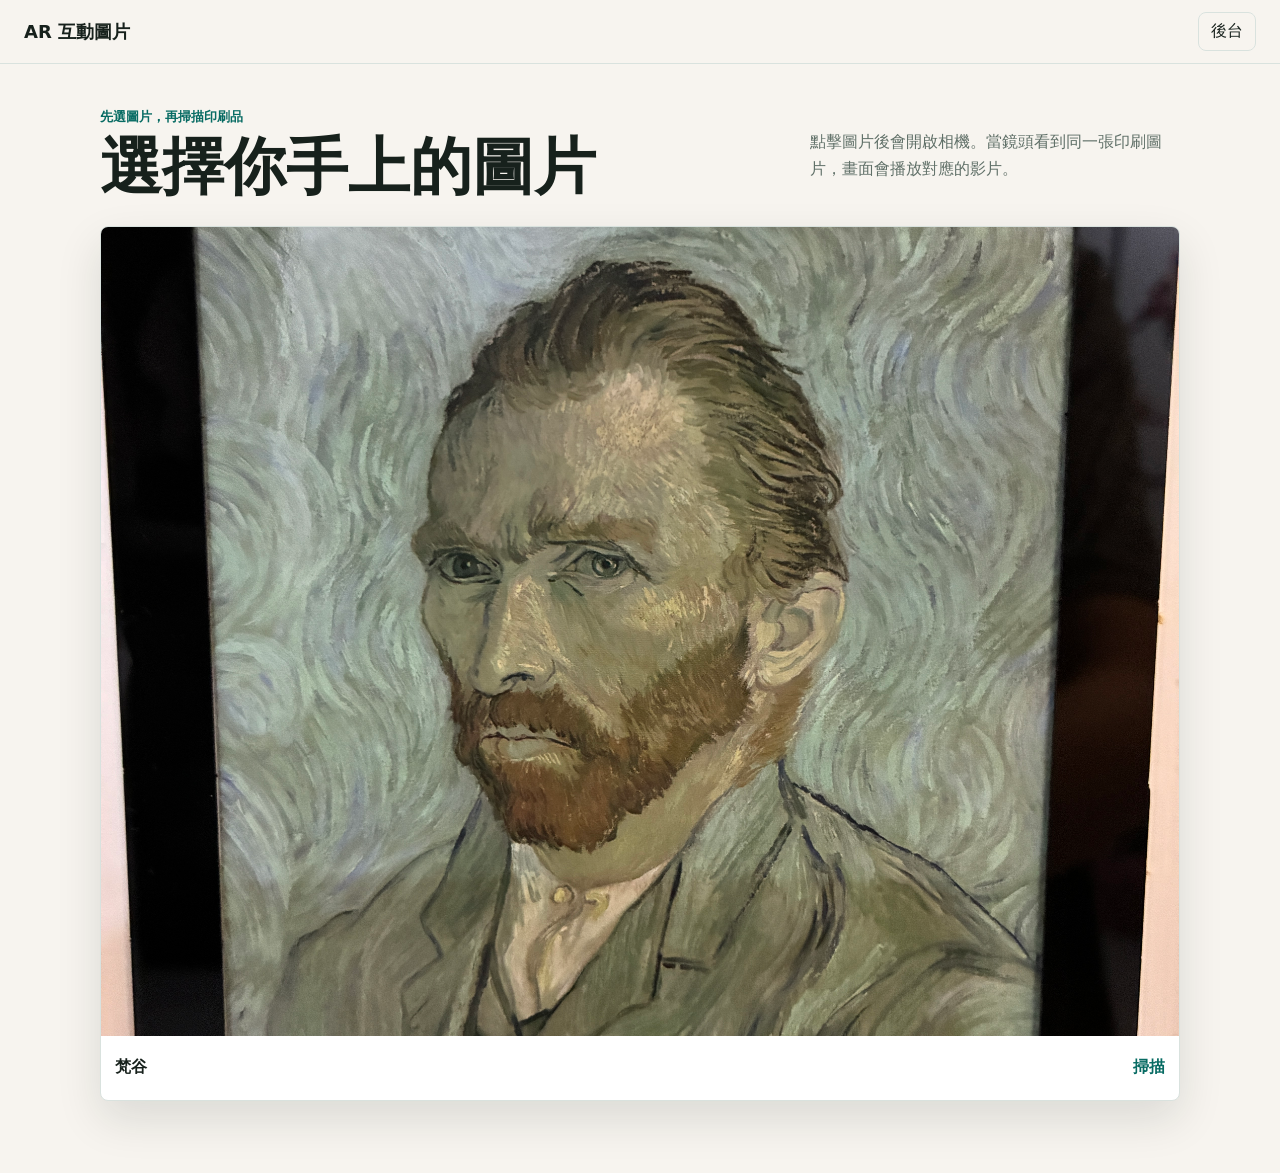
<file: docs/index.html>
<!doctype html>
<html lang="zh-Hant">
  <head>
    <meta charset="utf-8" />
    <meta name="viewport" content="width=device-width, initial-scale=1" />
    <title>AR 互動圖片</title>
    <link rel="stylesheet" href="styles.css?v=2" />
  </head>
  <body>
    <header class="topbar">
      <a class="brand" href="index.html">AR 互動圖片</a>
      <nav class="nav">
        <a href="admin.html">後台</a>
      </nav>
    </header>

    <main class="shell">
      <section class="intro">
        <div>
          <p class="eyebrow">先選圖片，再掃描印刷品</p>
          <h1>選擇你手上的圖片</h1>
        </div>
        <p>點擊圖片後會開啟相機。當鏡頭看到同一張印刷圖片，畫面會播放對應的影片。</p>
      </section>

      <section id="gallery" class="gallery" aria-live="polite"></section>
      <section id="emptyState" class="empty-state" hidden>
        <h2>目前還沒有上架圖片</h2>
        <p>請先到後台上傳 3 張印刷圖片與對應影片。</p>
        <a class="button" href="admin.html">前往後台</a>
      </section>
    </main>

    <script src="main.js"></script>
  </body>
</html>
</file>
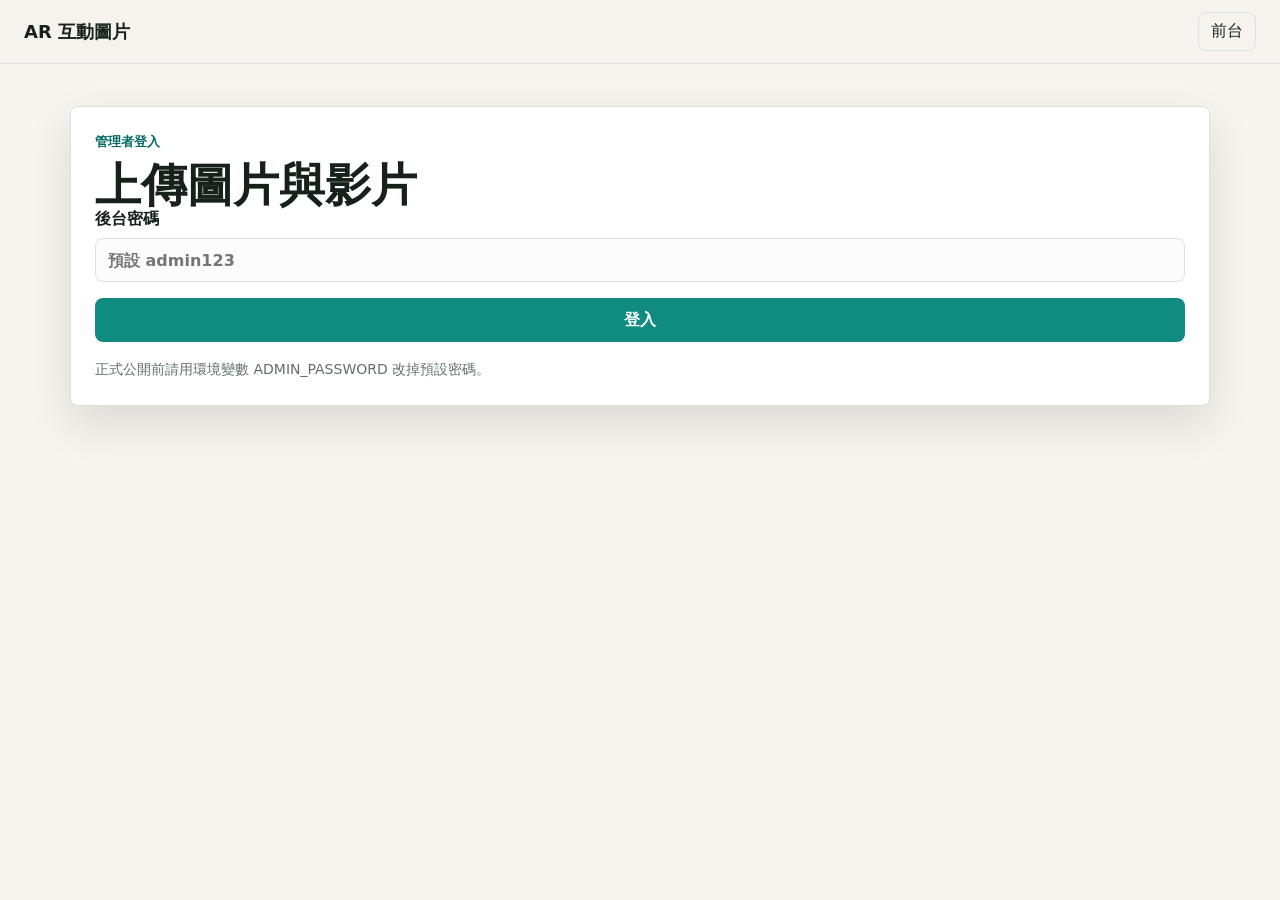
<file: docs/admin.html>
<!doctype html>
<html lang="zh-Hant">
  <head>
    <meta charset="utf-8" />
    <meta name="viewport" content="width=device-width, initial-scale=1" />
    <title>AR 素材後台</title>
    <link rel="stylesheet" href="styles.css?v=2" />
    <script src="assets/lib/core-lib.js"></script>
  </head>
  <body>
    <header class="topbar">
      <a class="brand" href="index.html">AR 互動圖片</a>
      <nav class="nav">
        <a href="index.html">前台</a>
        <button id="logoutButton" class="ghost-button" type="button" hidden>登出</button>
      </nav>
    </header>

    <main class="shell admin-layout">
      <section id="loginPanel" class="panel">
        <p class="eyebrow">管理者登入</p>
        <h1>上傳圖片與影片</h1>
        <form id="loginForm" class="form">
          <label>
            後台密碼
            <input name="password" type="password" autocomplete="current-password" placeholder="預設 admin123" required />
          </label>
          <button class="button" type="submit">登入</button>
          <p class="hint">正式公開前請用環境變數 ADMIN_PASSWORD 改掉預設密碼。</p>
        </form>
      </section>

      <section id="adminPanel" class="admin-grid" hidden>
        <form id="itemForm" class="panel form">
          <div>
            <p class="eyebrow">新增 AR 項目</p>
            <h1>素材上傳</h1>
          </div>

          <label>
            圖片名稱
            <input name="title" type="text" placeholder="例如：活動明信片 01" required />
          </label>

          <label>
            印刷圖片 JPG / PNG
            <input id="imageInput" name="image" type="file" accept="image/png,image/jpeg,image/webp" required />
          </label>

          <label>
            2D 影片 MP4
            <input id="videoInput" name="video" type="file" accept="video/mp4,video/webm" required />
          </label>

          <label>
            辨識檔 .mind 備援上傳
            <input id="targetInput" name="target" type="file" accept=".mind" />
          </label>

          <div class="inline-row">
            <label>
              排序
              <input name="sortOrder" type="number" min="1" value="1" />
            </label>
            <label class="checkbox-label">
              <input name="published" type="checkbox" checked />
              立即發布
            </label>
          </div>

          <div id="compileStatus" class="status">
            上傳圖片後，系統會嘗試自動產生辨識檔。若瀏覽器阻擋編譯器，請先用
            <a href="https://hiukim.github.io/mind-ar-js-doc/tools/compile/" target="_blank" rel="noreferrer">免費官方編譯器</a>
            產生 .mind，再用備援欄位上傳。
          </div>
          <button id="submitButton" class="button" type="submit">新增項目</button>
        </form>

        <section class="panel">
          <div class="section-head">
            <div>
              <p class="eyebrow">目前素材</p>
              <h2>AR 項目</h2>
            </div>
            <button id="refreshButton" class="ghost-button" type="button">重新整理</button>
          </div>
          <div id="adminItems" class="admin-list"></div>
        </section>
      </section>
    </main>

    <script src="admin.js"></script>
  </body>
</html>
</file>
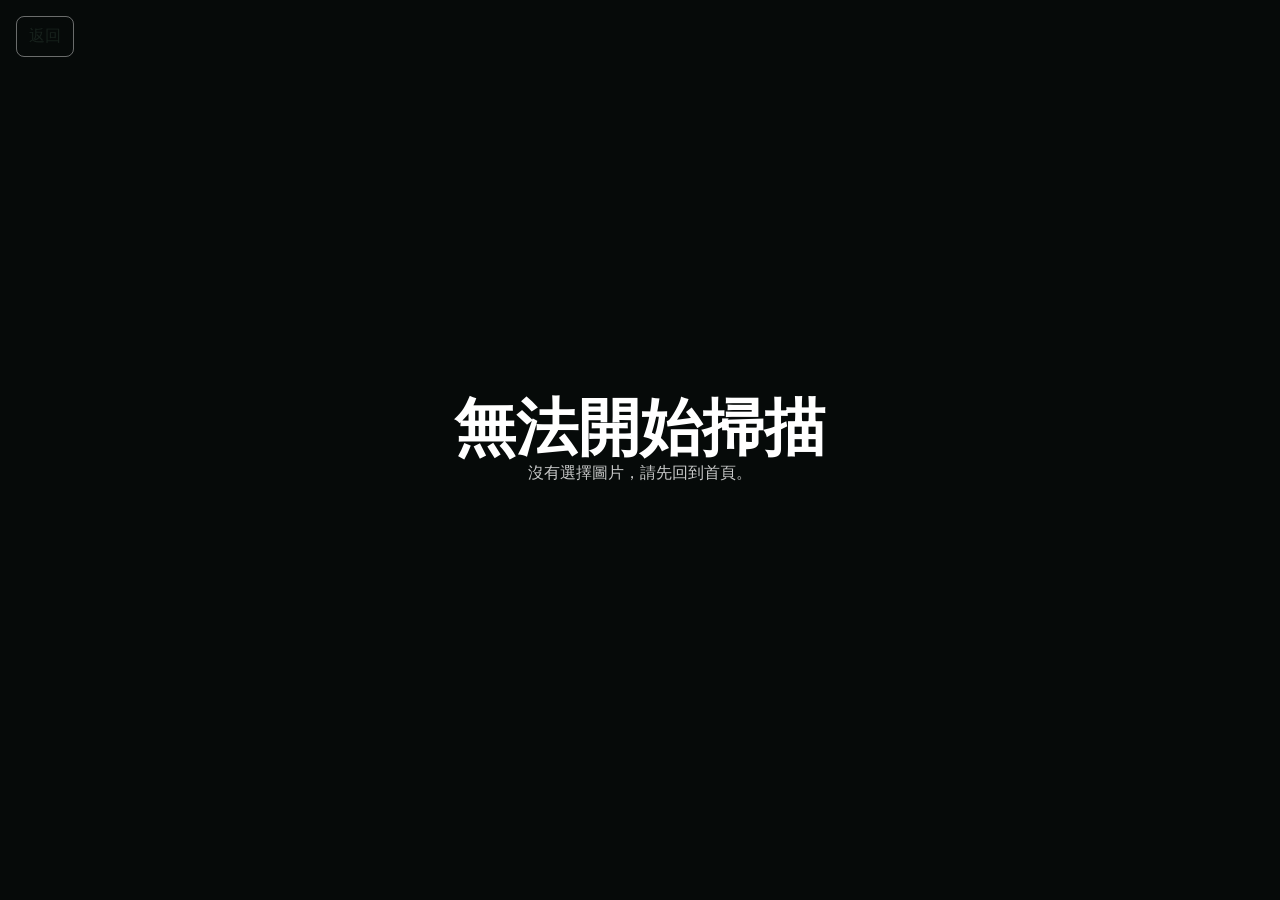
<file: docs/ar.html>
<!doctype html>
<html lang="zh-Hant">
  <head>
    <meta charset="utf-8" />
    <meta name="viewport" content="width=device-width, initial-scale=1" />
    <title>AR 掃描</title>
    <link rel="stylesheet" href="styles.css?v=2" />
    <script src="assets/lib/view-lib.js"></script>
    <script src="assets/lib/core-lib.js"></script>
    <script src="assets/lib/scene-lib.js"></script>
  </head>
  <body class="ar-body">
    <a class="back-link" href="index.html" style="z-index: 25;">返回</a>

    <div id="loading" class="ar-overlay">
      <h1>正在準備掃描</h1>
      <p>請允許相機權限，並把鏡頭對準你剛剛選擇的印刷圖片。</p>
    </div>

    <div id="arRoot"></div>

    <div id="scanHint" class="scan-hint" hidden>
      <span>請對準印刷圖片</span>
    </div>

    <script src="ar.js"></script>
  </body>
</html>
</file>
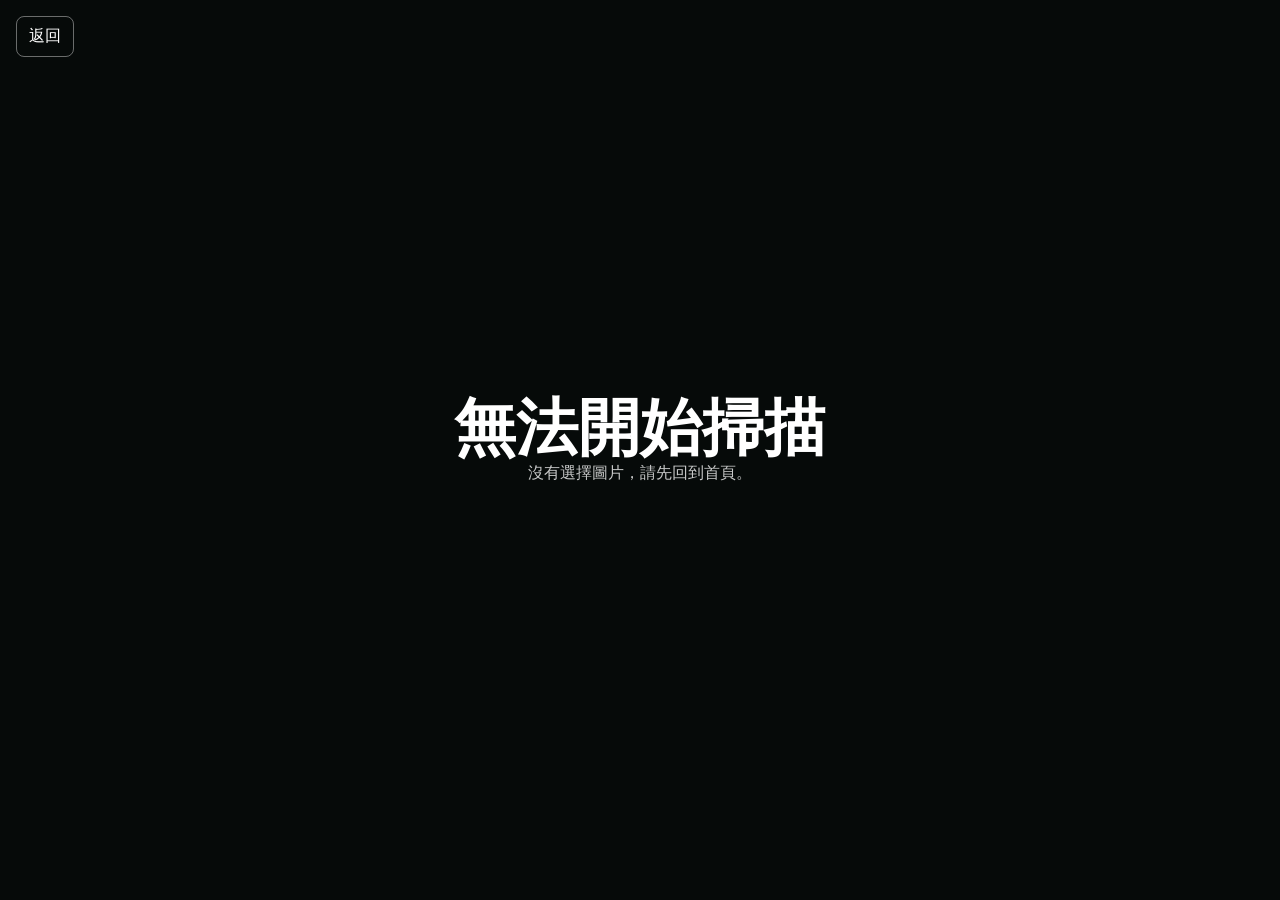
<file: public/ar.html>
<!doctype html>
<html lang="zh-Hant">
  <head>
    <meta charset="utf-8" />
    <meta name="viewport" content="width=device-width, initial-scale=1" />
    <title>AR 掃描</title>
    <link rel="stylesheet" href="styles.css?v=2" />
    <script src="assets/lib/view-lib.js"></script>
    <script src="assets/lib/core-lib.js"></script>
    <script src="assets/lib/scene-lib.js"></script>
  </head>
  <body class="ar-body">
    <div id="loading" class="ar-overlay">
      <a class="back-link" href="index.html">返回</a>
      <h1>正在準備掃描</h1>
      <p>請允許相機權限，並把鏡頭對準你剛剛選擇的印刷圖片。</p>
    </div>

    <div id="arRoot"></div>

    <div id="scanHint" class="scan-hint" hidden>
      <span>請對準印刷圖片</span>
    </div>

    <script src="ar.js"></script>
  </body>
</html>
</file>
<file: docs/styles.css>
:root {
  color-scheme: light;
  --ink: #17211c;
  --muted: #607068;
  --line: #d9e2de;
  --paper: #f7f4ef;
  --surface: #ffffff;
  --accent: #0f8b7f;
  --accent-dark: #076b63;
  --danger: #b42318;
  --shadow: 0 18px 45px rgba(20, 31, 28, 0.12);
}

* {
  box-sizing: border-box;
}

[hidden] {
  display: none !important;
}

body {
  margin: 0;
  min-height: 100vh;
  background: var(--paper);
  color: var(--ink);
  font-family: ui-sans-serif, system-ui, -apple-system, BlinkMacSystemFont, "Segoe UI", sans-serif;
}

a {
  color: inherit;
  text-decoration: none;
}

button,
input {
  font: inherit;
}

.topbar {
  align-items: center;
  background: rgba(247, 244, 239, 0.92);
  border-bottom: 1px solid var(--line);
  display: flex;
  justify-content: space-between;
  min-height: 64px;
  padding: 0 24px;
  position: sticky;
  top: 0;
  z-index: 10;
}

.brand {
  font-size: 18px;
  font-weight: 800;
}

.nav {
  align-items: center;
  display: flex;
  gap: 12px;
}

.nav a,
.ghost-button {
  background: transparent;
  border: 1px solid var(--line);
  border-radius: 8px;
  color: var(--ink);
  cursor: pointer;
  min-height: 38px;
  padding: 8px 12px;
}

.shell {
  margin: 0 auto;
  max-width: 1120px;
  padding: 42px 20px 72px;
}

.intro {
  align-items: end;
  display: grid;
  gap: 24px;
  grid-template-columns: minmax(0, 1.3fr) minmax(240px, 0.7fr);
  margin-bottom: 28px;
}

.eyebrow {
  color: var(--accent-dark);
  font-size: 13px;
  font-weight: 800;
  letter-spacing: 0;
  margin: 0 0 8px;
}

h1,
h2,
p {
  margin-top: 0;
}

h1 {
  font-size: clamp(32px, 5vw, 62px);
  letter-spacing: 0;
  line-height: 1;
  margin-bottom: 0;
}

h2 {
  font-size: 24px;
  line-height: 1.2;
  margin-bottom: 8px;
}

p {
  color: var(--muted);
  line-height: 1.7;
}

.gallery {
  display: grid;
  gap: 18px;
  grid-template-columns: repeat(auto-fit, minmax(220px, 1fr));
}

.target-tile {
  background: var(--surface);
  border: 1px solid var(--line);
  border-radius: 8px;
  box-shadow: var(--shadow);
  color: var(--ink);
  display: grid;
  overflow: hidden;
}

.target-tile img {
  aspect-ratio: 4 / 3;
  background: #e7eeeb;
  display: block;
  height: auto;
  object-fit: cover;
  width: 100%;
}

.tile-body {
  align-items: center;
  display: flex;
  justify-content: space-between;
  min-height: 64px;
  padding: 14px;
}

.tile-title {
  font-weight: 800;
  overflow-wrap: anywhere;
}

.tile-action {
  color: var(--accent-dark);
  flex: 0 0 auto;
  font-weight: 800;
}

.empty-state,
.panel {
  background: var(--surface);
  border: 1px solid var(--line);
  border-radius: 8px;
  box-shadow: var(--shadow);
  padding: 24px;
}

.panel h1 {
  font-size: clamp(34px, 4vw, 46px);
  line-height: 1.05;
}

.button {
  align-items: center;
  background: var(--accent);
  border: 0;
  border-radius: 8px;
  color: #fff;
  cursor: pointer;
  display: inline-flex;
  font-weight: 800;
  justify-content: center;
  min-height: 44px;
  padding: 10px 16px;
}

.button:disabled {
  cursor: not-allowed;
  opacity: 0.55;
}

.admin-layout {
  max-width: 1180px;
}

.admin-grid {
  display: grid;
  gap: 18px;
  grid-template-columns: minmax(300px, 420px) minmax(0, 1fr);
}

.form {
  display: grid;
  gap: 16px;
}

label {
  color: var(--ink);
  display: grid;
  font-weight: 750;
  gap: 8px;
}

input[type="text"],
input[type="password"],
input[type="number"],
input[type="file"] {
  background: #fbfcfb;
  border: 1px solid var(--line);
  border-radius: 8px;
  min-height: 44px;
  padding: 10px 12px;
  width: 100%;
}

input[type="file"] {
  padding: 9px;
}

.inline-row {
  align-items: end;
  display: grid;
  gap: 14px;
  grid-template-columns: 120px minmax(0, 1fr);
}

.checkbox-label {
  align-items: center;
  display: flex;
  gap: 10px;
  min-height: 44px;
}

.hint,
.status {
  color: var(--muted);
  font-size: 14px;
  line-height: 1.6;
  margin: 0;
}

.status[data-kind="error"] {
  color: var(--danger);
}

.status[data-kind="ok"] {
  color: var(--accent-dark);
}

.section-head {
  align-items: start;
  display: flex;
  gap: 12px;
  justify-content: space-between;
  margin-bottom: 18px;
}

.admin-list {
  display: grid;
  gap: 12px;
}

.admin-item {
  align-items: center;
  border: 1px solid var(--line);
  border-radius: 8px;
  display: grid;
  gap: 14px;
  grid-template-columns: 96px minmax(0, 1fr);
  padding: 10px;
}

.admin-item img {
  aspect-ratio: 4 / 3;
  border-radius: 6px;
  object-fit: cover;
  width: 96px;
}

.admin-item h3 {
  font-size: 17px;
  margin: 0 0 4px;
  overflow-wrap: anywhere;
}

.item-actions {
  display: flex;
  flex-wrap: wrap;
  gap: 8px;
  margin-top: 10px;
}

.danger-button {
  background: transparent;
  border: 1px solid #efb4ad;
  border-radius: 8px;
  color: var(--danger);
  cursor: pointer;
  min-height: 38px;
  padding: 8px 12px;
}

.ar-body {
  background: #000;
  overflow: hidden;
}

.ar-overlay {
  background: rgba(8, 13, 12, 0.82);
  color: #fff;
  display: grid;
  inset: 0;
  place-content: center;
  padding: 24px;
  position: fixed;
  text-align: center;
  z-index: 20;
}

.ar-overlay p {
  color: rgba(255, 255, 255, 0.78);
  max-width: 460px;
}

.back-link {
  border: 1px solid rgba(255, 255, 255, 0.4);
  border-radius: 8px;
  left: 16px;
  padding: 9px 12px;
  position: fixed;
  top: 16px;
}

.scan-hint {
  background: rgba(0, 0, 0, 0.68);
  border: 1px solid rgba(255, 255, 255, 0.2);
  border-radius: 8px;
  bottom: 22px;
  color: #fff;
  left: 50%;
  padding: 10px 14px;
  position: fixed;
  transform: translateX(-50%);
  z-index: 15;
}

#arRoot {
  position: fixed;
  top: 0;
  left: 0;
  width: 100vw;
  height: 100vh;
  z-index: 1;
  overflow: hidden;
}

a-scene {
  height: 100vh;
  width: 100vw;
}

@media (max-width: 760px) {
  .topbar {
    padding: 0 16px;
  }

  .shell {
    padding-top: 28px;
  }

  .intro,
  .admin-grid {
    grid-template-columns: 1fr;
  }

  h1 {
    font-size: 40px;
  }
}
</file>
<file: public/styles.css>
:root {
  color-scheme: light;
  --ink: #17211c;
  --muted: #607068;
  --line: #d9e2de;
  --paper: #f7f4ef;
  --surface: #ffffff;
  --accent: #0f8b7f;
  --accent-dark: #076b63;
  --danger: #b42318;
  --shadow: 0 18px 45px rgba(20, 31, 28, 0.12);
}

* {
  box-sizing: border-box;
}

[hidden] {
  display: none !important;
}

body {
  margin: 0;
  min-height: 100vh;
  background: var(--paper);
  color: var(--ink);
  font-family: ui-sans-serif, system-ui, -apple-system, BlinkMacSystemFont, "Segoe UI", sans-serif;
}

a {
  color: inherit;
  text-decoration: none;
}

button,
input {
  font: inherit;
}

.topbar {
  align-items: center;
  background: rgba(247, 244, 239, 0.92);
  border-bottom: 1px solid var(--line);
  display: flex;
  justify-content: space-between;
  min-height: 64px;
  padding: 0 24px;
  position: sticky;
  top: 0;
  z-index: 10;
}

.brand {
  font-size: 18px;
  font-weight: 800;
}

.nav {
  align-items: center;
  display: flex;
  gap: 12px;
}

.nav a,
.ghost-button {
  background: transparent;
  border: 1px solid var(--line);
  border-radius: 8px;
  color: var(--ink);
  cursor: pointer;
  min-height: 38px;
  padding: 8px 12px;
}

.shell {
  margin: 0 auto;
  max-width: 1120px;
  padding: 42px 20px 72px;
}

.intro {
  align-items: end;
  display: grid;
  gap: 24px;
  grid-template-columns: minmax(0, 1.3fr) minmax(240px, 0.7fr);
  margin-bottom: 28px;
}

.eyebrow {
  color: var(--accent-dark);
  font-size: 13px;
  font-weight: 800;
  letter-spacing: 0;
  margin: 0 0 8px;
}

h1,
h2,
p {
  margin-top: 0;
}

h1 {
  font-size: clamp(32px, 5vw, 62px);
  letter-spacing: 0;
  line-height: 1;
  margin-bottom: 0;
}

h2 {
  font-size: 24px;
  line-height: 1.2;
  margin-bottom: 8px;
}

p {
  color: var(--muted);
  line-height: 1.7;
}

.gallery {
  display: grid;
  gap: 18px;
  grid-template-columns: repeat(auto-fit, minmax(220px, 1fr));
}

.target-tile {
  background: var(--surface);
  border: 1px solid var(--line);
  border-radius: 8px;
  box-shadow: var(--shadow);
  color: var(--ink);
  display: grid;
  overflow: hidden;
}

.target-tile img {
  aspect-ratio: 4 / 3;
  background: #e7eeeb;
  display: block;
  height: auto;
  object-fit: cover;
  width: 100%;
}

.tile-body {
  align-items: center;
  display: flex;
  justify-content: space-between;
  min-height: 64px;
  padding: 14px;
}

.tile-title {
  font-weight: 800;
  overflow-wrap: anywhere;
}

.tile-action {
  color: var(--accent-dark);
  flex: 0 0 auto;
  font-weight: 800;
}

.empty-state,
.panel {
  background: var(--surface);
  border: 1px solid var(--line);
  border-radius: 8px;
  box-shadow: var(--shadow);
  padding: 24px;
}

.panel h1 {
  font-size: clamp(34px, 4vw, 46px);
  line-height: 1.05;
}

.button {
  align-items: center;
  background: var(--accent);
  border: 0;
  border-radius: 8px;
  color: #fff;
  cursor: pointer;
  display: inline-flex;
  font-weight: 800;
  justify-content: center;
  min-height: 44px;
  padding: 10px 16px;
}

.button:disabled {
  cursor: not-allowed;
  opacity: 0.55;
}

.admin-layout {
  max-width: 1180px;
}

.admin-grid {
  display: grid;
  gap: 18px;
  grid-template-columns: minmax(300px, 420px) minmax(0, 1fr);
}

.form {
  display: grid;
  gap: 16px;
}

label {
  color: var(--ink);
  display: grid;
  font-weight: 750;
  gap: 8px;
}

input[type="text"],
input[type="password"],
input[type="number"],
input[type="file"] {
  background: #fbfcfb;
  border: 1px solid var(--line);
  border-radius: 8px;
  min-height: 44px;
  padding: 10px 12px;
  width: 100%;
}

input[type="file"] {
  padding: 9px;
}

.inline-row {
  align-items: end;
  display: grid;
  gap: 14px;
  grid-template-columns: 120px minmax(0, 1fr);
}

.checkbox-label {
  align-items: center;
  display: flex;
  gap: 10px;
  min-height: 44px;
}

.hint,
.status {
  color: var(--muted);
  font-size: 14px;
  line-height: 1.6;
  margin: 0;
}

.status[data-kind="error"] {
  color: var(--danger);
}

.status[data-kind="ok"] {
  color: var(--accent-dark);
}

.section-head {
  align-items: start;
  display: flex;
  gap: 12px;
  justify-content: space-between;
  margin-bottom: 18px;
}

.admin-list {
  display: grid;
  gap: 12px;
}

.admin-item {
  align-items: center;
  border: 1px solid var(--line);
  border-radius: 8px;
  display: grid;
  gap: 14px;
  grid-template-columns: 96px minmax(0, 1fr);
  padding: 10px;
}

.admin-item img {
  aspect-ratio: 4 / 3;
  border-radius: 6px;
  object-fit: cover;
  width: 96px;
}

.admin-item h3 {
  font-size: 17px;
  margin: 0 0 4px;
  overflow-wrap: anywhere;
}

.item-actions {
  display: flex;
  flex-wrap: wrap;
  gap: 8px;
  margin-top: 10px;
}

.danger-button {
  background: transparent;
  border: 1px solid #efb4ad;
  border-radius: 8px;
  color: var(--danger);
  cursor: pointer;
  min-height: 38px;
  padding: 8px 12px;
}

.ar-body {
  background: #000;
  overflow: hidden;
}

.ar-overlay {
  background: rgba(8, 13, 12, 0.82);
  color: #fff;
  display: grid;
  inset: 0;
  place-content: center;
  padding: 24px;
  position: fixed;
  text-align: center;
  z-index: 20;
}

.ar-overlay p {
  color: rgba(255, 255, 255, 0.78);
  max-width: 460px;
}

.back-link {
  border: 1px solid rgba(255, 255, 255, 0.4);
  border-radius: 8px;
  left: 16px;
  padding: 9px 12px;
  position: fixed;
  top: 16px;
}

.scan-hint {
  background: rgba(0, 0, 0, 0.68);
  border: 1px solid rgba(255, 255, 255, 0.2);
  border-radius: 8px;
  bottom: 22px;
  color: #fff;
  left: 50%;
  padding: 10px 14px;
  position: fixed;
  transform: translateX(-50%);
  z-index: 15;
}

a-scene {
  height: 100vh;
  width: 100vw;
}

@media (max-width: 760px) {
  .topbar {
    padding: 0 16px;
  }

  .shell {
    padding-top: 28px;
  }

  .intro,
  .admin-grid {
    grid-template-columns: 1fr;
  }

  h1 {
    font-size: 40px;
  }
}
</file>
